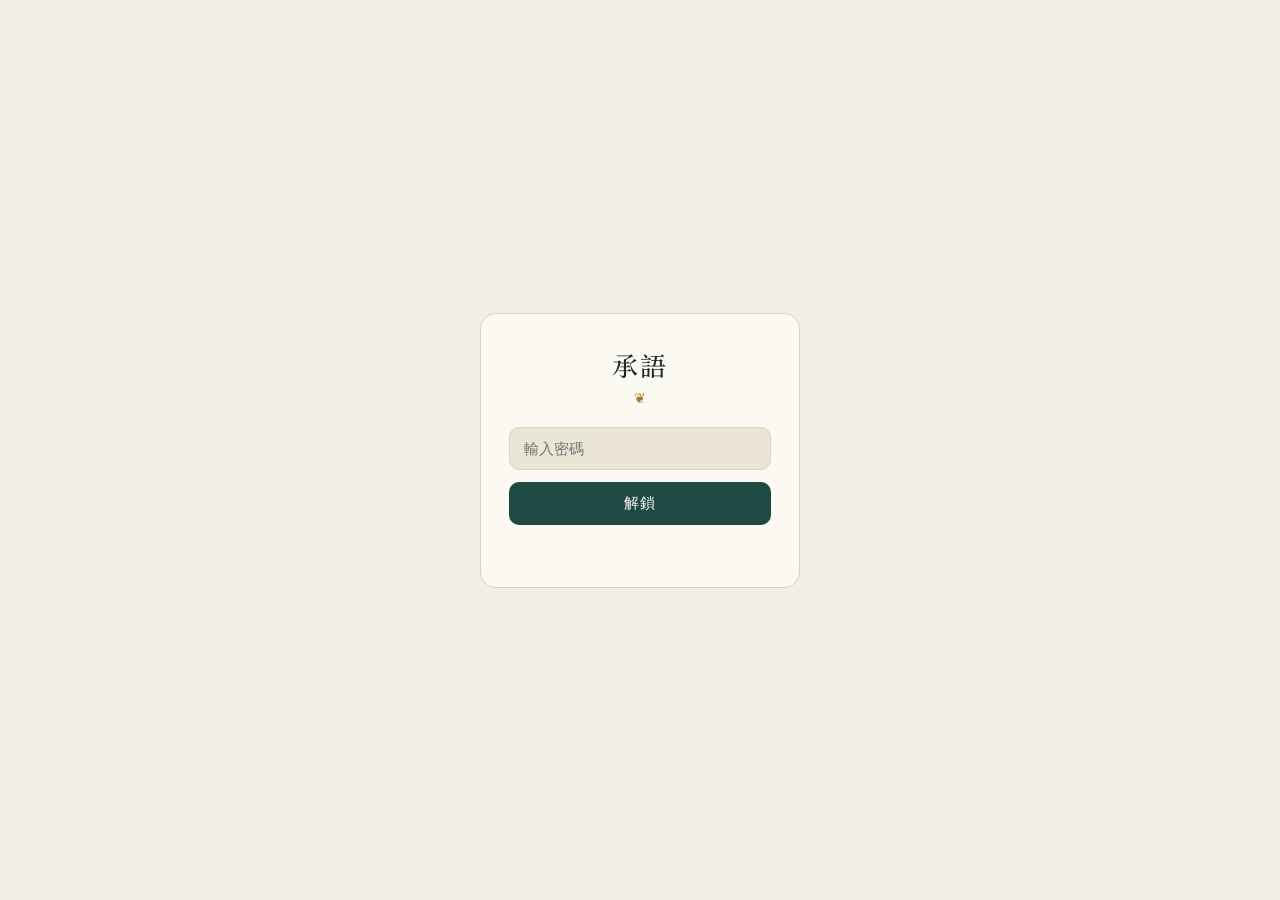
<file: index.html>
<!DOCTYPE html>
<html lang="zh-Hant">
<head>
<meta charset="UTF-8">
<meta name="viewport" content="width=device-width, initial-scale=1.0, viewport-fit=cover">
<meta name="apple-mobile-web-app-capable" content="yes">
<meta name="mobile-web-app-capable" content="yes">
<meta name="apple-mobile-web-app-title" content="承語">
<meta name="apple-mobile-web-app-status-bar-style" content="default">
<meta name="theme-color" content="#f2eee4" media="(prefers-color-scheme: light)">
<meta name="theme-color" content="#10171a" media="(prefers-color-scheme: dark)">
<link rel="apple-touch-icon" href="icons/apple-touch-icon.png">
<link rel="icon" type="image/png" sizes="32x32" href="icons/favicon-32.png">
<link rel="manifest" href="manifest.webmanifest">
<title>承語 · 每日練習</title>
<link rel="preconnect" href="https://fonts.googleapis.com">
<link rel="preconnect" href="https://fonts.gstatic.com" crossorigin>
<link href="https://fonts.googleapis.com/css2?family=Noto+Serif+TC:wght@500;700&display=swap" rel="stylesheet">
<link rel="stylesheet" href="style.css?v=20261011234737">
<link rel="stylesheet" href="lingo.css?v=20261011234737">
</head>
<body class="lingo-home">

  <div id="lockScreen" class="lock-screen">
    <div id="lockLoading" class="lock-card hidden">
      <h1>承語</h1>
      <p>登入中…</p>
    </div>
    <form id="lockForm" class="lock-card">
      <h1>承語</h1>
      <input id="passwordInput" type="password" placeholder="輸入密碼" autocomplete="off" required>
      <button type="submit">解鎖</button>
      <p id="lockError" class="error-text"></p>
    </form>
  </div>

  <div id="app" class="app hidden">
    <main>
      <section id="homeView">
        <header class="app-header">
          <div>
            <h1>承語</h1>
            <p class="progress-line"><span id="todayLine"></span></p>
          </div>
        </header>
        <p id="retestHint" class="lingo-retest hidden"></p>
        <div id="homeCards"></div>
      </section>

      <section id="sessionView" class="hidden">
        <div class="lingo-sbar">
          <button id="exitBtn" type="button" class="ghost-btn" aria-label="回到今日">← 今日</button>
          <span id="sessionTitle" class="lingo-stitle"></span>
          <span id="sessionCount" class="lingo-scount"></span>
        </div>
        <div id="sessionBar" class="lingo-bar lingo-sbar-bar"><i></i></div>

        <section class="card" id="cardSection">
          <div id="cardEmpty" class="empty-hint hidden">還沒有這個語言的內容，先到「內容庫」新增幾張。</div>
          <div id="cardBody" class="hidden">
            <div class="lingo-modes" role="group" aria-label="練習模式">
              <button type="button" class="ghost-btn lingo-mode" data-mode="look">看</button>
              <button type="button" class="ghost-btn lingo-mode" data-mode="recall">背</button>
              <button type="button" class="ghost-btn lingo-mode" data-mode="copy">抄</button>
            </div>

            <div class="lingo-card">
              <p id="cardType" class="lingo-type"></p>
              <p id="cardFront" class="lingo-front"></p>
              <p id="cardReading" class="lingo-reading"></p>
              <div id="speakRow" class="lingo-speak">
                <button id="speakBtn" type="button" class="lingo-speak-btn" aria-label="播放發音">🔊</button>
                <button id="slowBtn" type="button" class="ghost-btn">慢速</button>
                <button id="sentBtn" type="button" class="ghost-btn hidden">整句</button>
              </div>
              <div id="cardBackWrap">
                <p id="cardBack" class="lingo-back"></p>
                <p id="cardNote" class="lingo-note"></p>
              </div>
            </div>

            <details id="quizBox" class="lingo-quiz hidden">
              <summary id="quizSummary">閱讀理解題</summary>
              <div id="quizBody"></div>
              <button id="skipQuizBtn" type="button" class="ghost-btn lingo-skip">不做題，直接看翻譯</button>
            </details>

            <div id="recallBox" class="lingo-copy hidden">
              <textarea id="recallInput" rows="2" placeholder="看中文，打出外文（日文可打羅馬拼音）" autocomplete="off" spellcheck="false"></textarea>
              <p id="recallResult" class="lingo-copy-result"></p>
            </div>

            <div id="copyBox" class="lingo-copy hidden">
              <button id="dictBtn" type="button" class="ghost-btn lingo-dict">聽寫：只聽不看</button>
              <textarea id="copyInput" rows="3" placeholder="照著抄一遍（日文也可以直接打羅馬拼音）" autocomplete="off" spellcheck="false"></textarea>
              <p id="copyResult" class="lingo-copy-result"></p>
            </div>

            <label id="masteredWrap" class="lingo-mastered hidden">
              <input id="masteredCheck" type="checkbox"> 我完全記得這張了，之後不用再出現
            </label>

            <a id="printLink" class="lingo-print-link hidden" href="copybook.html">🖨️ 印這一行的描紅字帖（要接印表機才需要）</a>
          </div>
        </section>

        <div id="actionsBar" class="lingo-actions-bar hidden">
          <button id="revealBtn" type="button" class="hidden">顯示答案</button>
          <div id="ratingBox" class="lingo-rating hidden">
            <p class="lingo-rating-q">剛剛想起來了嗎？</p>
            <div class="lingo-rating-row">
              <button type="button" class="ghost-btn" data-rate="forgot">忘了</button>
              <button type="button" class="ghost-btn" data-rate="fuzzy">模糊</button>
              <button type="button" data-rate="good">記得</button>
            </div>
          </div>
          <button id="doneBtn" type="button" class="lingo-hold" aria-label="按住標記為已讀">
            <span class="hold-fill"></span>
            <span class="hold-label"><span class="hold-icon" aria-hidden="true">✓</span><span id="doneText">按住標記為已讀</span></span>
          </button>
          <div id="navBox" class="lingo-nav">
            <button id="prevBtn" type="button" class="ghost-btn">← 上一張</button>
            <button id="nextBtn" type="button" class="ghost-btn">下一張 →</button>
          </div>
        </div>
      </section>

      <section id="statsView" class="hidden">
        <section class="card">
          <h2>統計</h2>
          <div id="statsBody"><p class="lingo-goal-line">讀取中…</p></div>
        </section>
      </section>

      <section id="libraryView" class="hidden">
        <section class="card">
          <h2>內容庫（新增單字、例句、短文）</h2>
          <form id="addForm" class="lingo-form">
            <label>語言
              <select id="addLang">
                <option value="en">English</option>
                <option value="ja">日本語</option>
              </select>
            </label>
            <label>類型
              <select id="addType">
                <option value="word">單字</option>
                <option value="sentence">例句</option>
                <option value="passage">短文</option>
              </select>
            </label>
            <label>正面（要記的內容）
              <textarea id="addFront" rows="2" required></textarea>
            </label>
            <label>讀音（日文假名／英文音標，可空白）
              <input id="addReading" type="text" autocomplete="off">
            </label>
            <label>意思（中文）
              <textarea id="addBack" rows="2" required></textarea>
            </label>
            <label>備註（可空白）
              <input id="addNote" type="text" autocomplete="off">
            </label>
            <button type="submit">新增</button>
          </form>
          <ul id="cardList" class="lingo-list"></ul>
        </section>
        <section class="card">
          <button id="logoutBtn" class="ghost-btn">登出</button>
        </section>
      </section>
    </main>

    <p id="statusLine" class="status-line"></p>

    <nav id="tabBar" class="lingo-tabbar" aria-label="主選單">
      <button type="button" data-view="home"><span aria-hidden="true">🏠</span>今日</button>
      <button type="button" data-view="stats"><span aria-hidden="true">📊</span>統計</button>
      <button type="button" data-view="library"><span aria-hidden="true">📚</span>內容庫</button>
      <a href="placement.html"><span aria-hidden="true">📝</span>小考</a>
      <a href="copybook.html"><span aria-hidden="true">✍️</span>字帖</a>
    </nav>
  </div>

  <div id="toast" class="toast hidden"></div>

  <div id="dialogModal" class="modal-overlay hidden">
    <div class="modal-card dialog-card">
      <p id="dialogMessage"></p>
      <div class="dialog-actions">
        <button id="dialogCancelBtn" class="ghost-btn" type="button">取消</button>
        <button id="dialogOkBtn" type="button">確定</button>
      </div>
    </div>
  </div>

  <script src="shared.js?v=20261011234737"></script>
  <script src="lingo.js?v=20261011234737"></script>
</body>
</html>
</file>
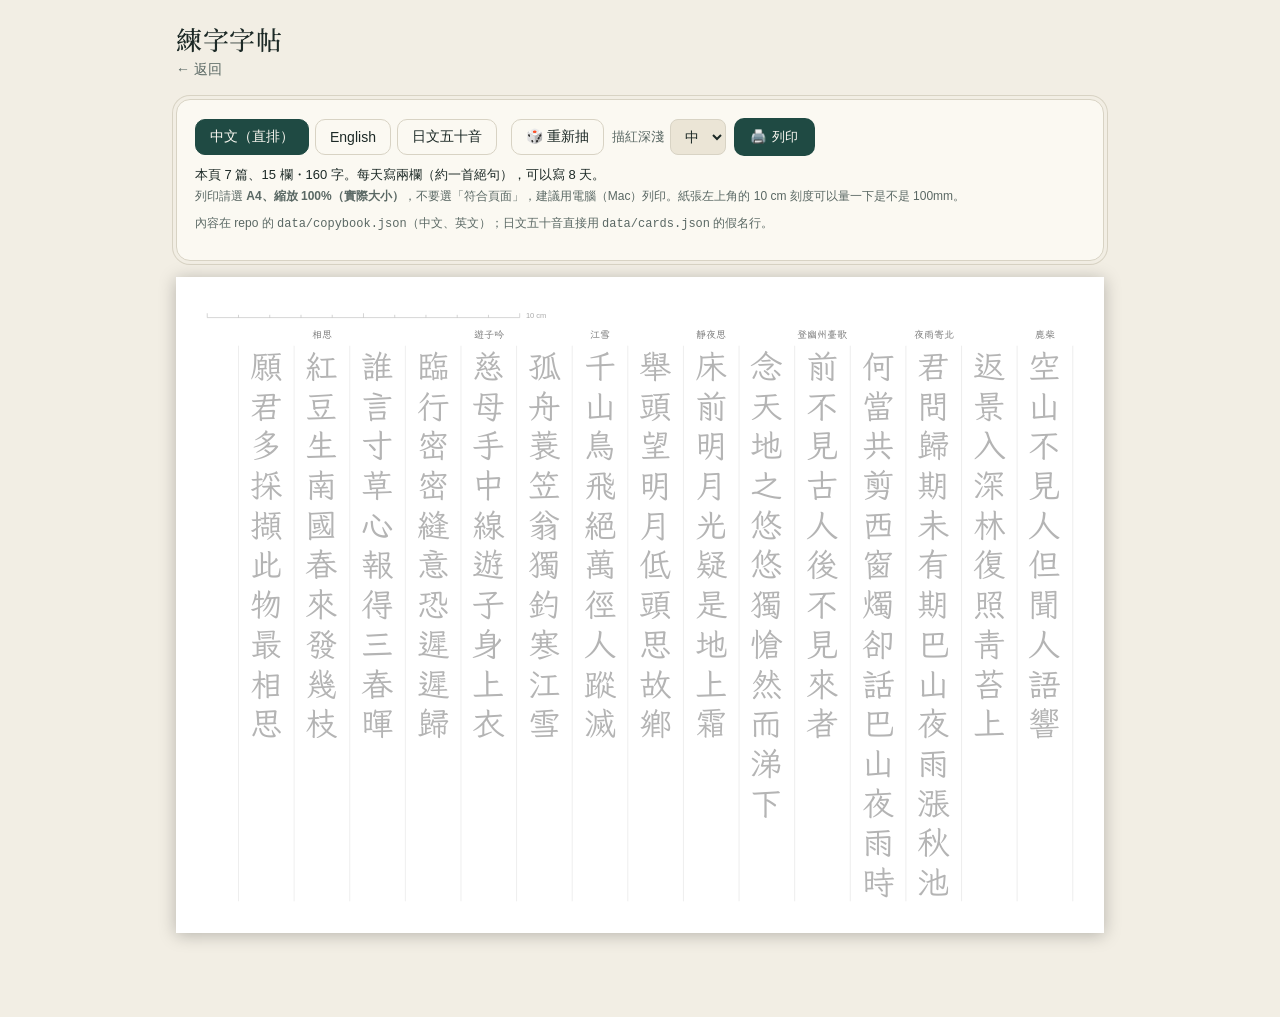
<file: copybook.html>
<!DOCTYPE html>
<html lang="zh-Hant">
<head>
<meta charset="UTF-8">
<meta name="viewport" content="width=device-width, initial-scale=1.0, viewport-fit=cover">
<meta name="apple-mobile-web-app-capable" content="yes">
<meta name="mobile-web-app-capable" content="yes">
<meta name="apple-mobile-web-app-title" content="承語">
<meta name="apple-mobile-web-app-status-bar-style" content="default">
<meta name="theme-color" content="#f2eee4" media="(prefers-color-scheme: light)">
<meta name="theme-color" content="#10171a" media="(prefers-color-scheme: dark)">
<link rel="apple-touch-icon" href="icons/apple-touch-icon.png">
<link rel="icon" type="image/png" sizes="32x32" href="icons/favicon-32.png">
<link rel="manifest" href="manifest.webmanifest">
<title>練字字帖 · 承語</title>
<link rel="preconnect" href="https://fonts.googleapis.com">
<link rel="preconnect" href="https://fonts.gstatic.com" crossorigin>
<link href="https://fonts.googleapis.com/css2?family=Noto+Serif+TC:wght@500;700&display=swap" rel="stylesheet">
<link rel="stylesheet" href="style.css?v=20261011234737">
<link rel="stylesheet" href="lingo.css?v=20261011234737">
<style id="pageStyle"></style>
</head>
<body>

  <div id="app" class="app">
    <header class="app-header no-print">
      <div>
        <h1>練字字帖</h1>
        <p class="progress-line"><a href="index.html" class="back-link">← 返回</a></p>
      </div>
    </header>

    <main class="practice-main">
      <section class="card practice-controls no-print">
        <div class="practice-row">
          <div class="practice-tabs" role="group" aria-label="語言">
            <button type="button" class="ghost-btn practice-lang" data-lang="zh">中文（直排）</button>
            <button type="button" class="ghost-btn practice-lang" data-lang="en">English</button>
            <button type="button" class="ghost-btn practice-lang" data-lang="ja">日文五十音</button>
          </div>
          <button id="practiceShuffle" type="button" class="ghost-btn">🎲 重新抽</button>
          <label id="jaStartWrap" class="practice-gray hidden">從
            <select id="jaStart"></select>
          </label>
          <label class="practice-gray">描紅深淺
            <select id="optGray">
              <option value="light">淡</option>
              <option value="medium">中</option>
              <option value="dark">深</option>
            </select>
          </label>
          <button id="practicePrint" type="button">🖨️ 列印</button>
        </div>

        <p id="practiceInfo" class="practice-info"></p>
        <p class="practice-tip">列印請選 <b>A4、縮放 100%（實際大小）</b>，不要選「符合頁面」，建議用電腦（Mac）列印。紙張左上角的 10 cm 刻度可以量一下是不是 100mm。</p>
        <p class="practice-tip">內容在 repo 的 <code>data/copybook.json</code>（中文、英文）；日文五十音直接用 <code>data/cards.json</code> 的假名行。</p>
      </section>

      <section class="practice-preview">
        <div id="sheetHost" class="sheet-host"></div>
        <p id="practiceEmpty" class="empty-hint hidden no-print">還沒有內容。</p>
      </section>
    </main>

    <p id="statusLine" class="status-line no-print"></p>
  </div>

  <script src="copybook-layout.js?v=20261011234737"></script>
  <script src="copybook.js?v=20261011234737"></script>
</body>
</html>
</file>
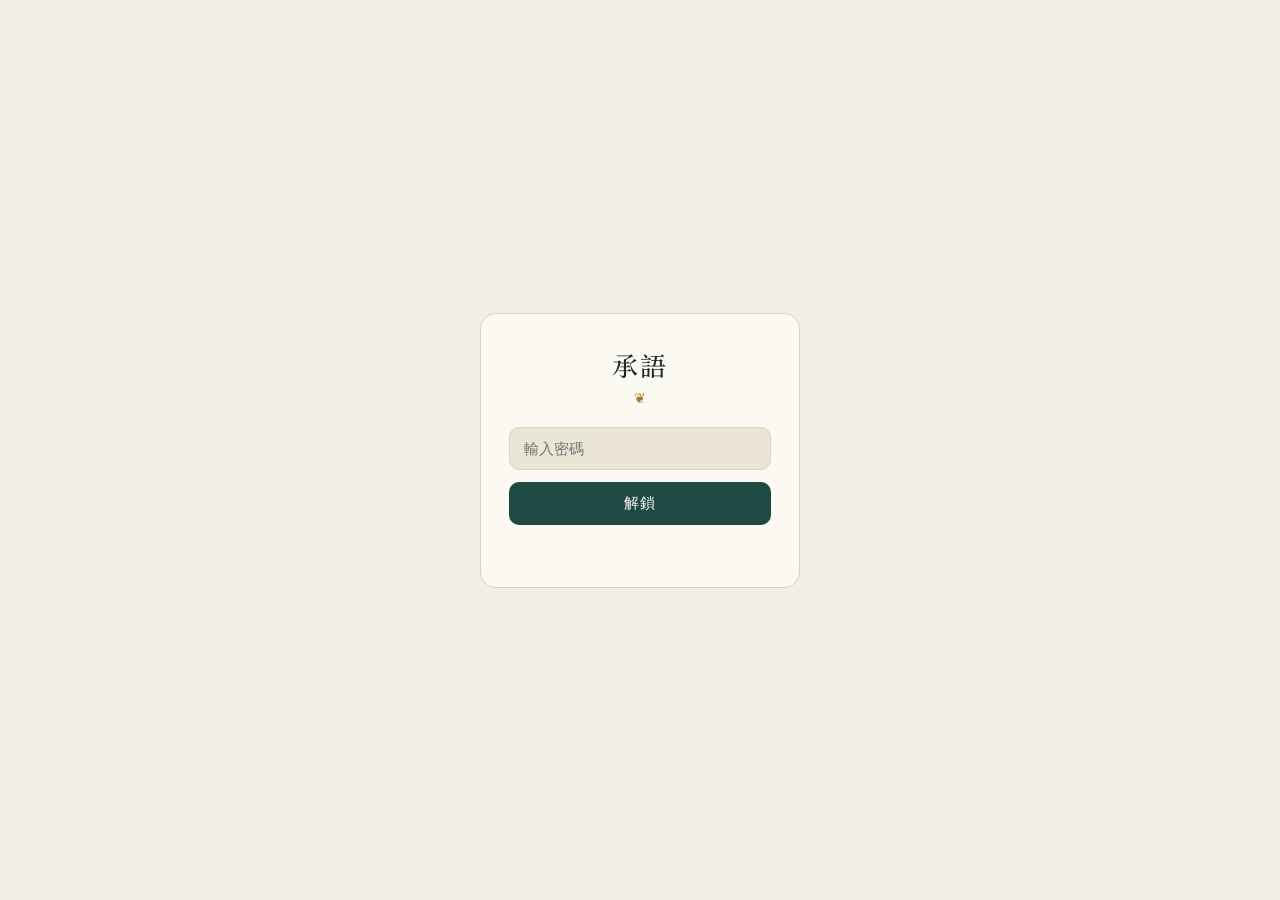
<file: placement.html>
<!DOCTYPE html>
<html lang="zh-Hant">
<head>
<meta charset="UTF-8">
<meta name="viewport" content="width=device-width, initial-scale=1.0, viewport-fit=cover">
<meta name="apple-mobile-web-app-capable" content="yes">
<meta name="mobile-web-app-capable" content="yes">
<meta name="apple-mobile-web-app-title" content="承語">
<meta name="apple-mobile-web-app-status-bar-style" content="default">
<meta name="theme-color" content="#f2eee4" media="(prefers-color-scheme: light)">
<meta name="theme-color" content="#10171a" media="(prefers-color-scheme: dark)">
<link rel="apple-touch-icon" href="icons/apple-touch-icon.png">
<link rel="icon" type="image/png" sizes="32x32" href="icons/favicon-32.png">
<link rel="manifest" href="manifest.webmanifest">
<title>程度小考 · 承語</title>
<link rel="preconnect" href="https://fonts.googleapis.com">
<link rel="preconnect" href="https://fonts.gstatic.com" crossorigin>
<link href="https://fonts.googleapis.com/css2?family=Noto+Serif+TC:wght@500;700&display=swap" rel="stylesheet">
<link rel="stylesheet" href="style.css?v=20261011234737">
<link rel="stylesheet" href="lingo.css?v=20261011234737">
</head>
<body>

  <div id="lockScreen" class="lock-screen">
    <div id="lockLoading" class="lock-card hidden">
      <h1>承語</h1>
      <p>登入中…</p>
    </div>
    <form id="lockForm" class="lock-card">
      <h1>承語</h1>
      <input id="passwordInput" type="password" placeholder="輸入密碼" autocomplete="off" required>
      <button type="submit">解鎖</button>
      <p id="lockError" class="error-text"></p>
    </form>
  </div>

  <div id="app" class="app hidden">
    <header class="app-header">
      <div>
        <h1>程度小考</h1>
        <p class="progress-line"><a href="index.html" class="back-link">← 返回</a></p>
      </div>
      <div class="header-actions">
        <button id="logoutBtn" class="ghost-btn">登出</button>
      </div>
    </header>

    <main>
      <div class="lingo-tabs" role="group" aria-label="語言">
        <button type="button" class="ghost-btn placement-lang" data-lang="en">English</button>
        <button type="button" class="ghost-btn placement-lang" data-lang="ja">日本語</button>
      </div>

      <section id="startBox" class="card">
        <p id="startLead" class="placement-lead"></p>
        <button id="startBtn" type="button">開始</button>
        <div id="historyBox"></div>
        <details class="placement-guide" id="guideStart"><summary>等級是什麼意思？</summary><div id="guideStartBody"></div></details>
      </section>

      <section id="quizBox" class="card hidden">
        <div class="placement-bar"><div id="barFill"></div></div>
        <p id="progressText" class="placement-progress"></p>
        <p id="questionText" class="placement-q"></p>
        <div id="optionList" class="placement-options"></div>
        <button id="unsureBtn" type="button" class="ghost-btn">我不確定</button>
      </section>

      <section id="resultBox" class="card hidden">
        <p class="placement-level-label">你的程度大約是</p>
        <p id="levelBig" class="placement-level"></p>
        <p id="levelHint" class="placement-hint"></p>
        <div id="skillRows" class="placement-skills"></div>
        <div id="bandTable"></div>
        <details class="placement-guide" id="guideResult"><summary>這個等級是什麼意思？</summary><div id="guideResultBody"></div></details>
        <p id="commentText" class="placement-comment"></p>
        <label class="placement-note">備註（選填，例如這次的狀況）
          <textarea id="noteInput" rows="2" maxlength="500"></textarea>
        </label>
        <div class="placement-save">
          <button id="saveNoteBtn" type="button" class="ghost-btn">儲存備註</button>
          <span id="saveStatus"></span>
        </div>
        <details id="wrongBox" class="placement-wrong"><summary id="wrongSummary"></summary><div id="wrongList"></div></details>
        <p class="placement-tip">這是粗略的估計，不是正式檢定。每隔幾週到幾個月再考一次，就能看到自己的進步。</p>
        <button id="againBtn" type="button" class="ghost-btn">回到小考首頁</button>
      </section>
    </main>

    <p id="statusLine" class="status-line"></p>
  </div>

  <div id="toast" class="toast hidden"></div>

  <div id="dialogModal" class="modal-overlay hidden">
    <div class="modal-card dialog-card">
      <p id="dialogMessage"></p>
      <div class="dialog-actions">
        <button id="dialogCancelBtn" class="ghost-btn" type="button">取消</button>
        <button id="dialogOkBtn" type="button">確定</button>
      </div>
    </div>
  </div>

  <script src="shared.js?v=20261011234737"></script>
  <script src="placement-score.js?v=20261011234737"></script>
  <script src="placement.js?v=20261011234737"></script>
</body>
</html>
</file>
<file: style.css>
/* ====== 色票：墨綠・黃銅（日間／夜間各一組；承日常是藏青・黃銅，這裡只換主色與底色的色相，黃銅與磚紅沿用）======
   換色只要改這裡；元件樣式都吃這些變數。--on-accent 是放在主色（墨綠）上的文字色。
   健康燈號（--status-*）是醫學語意、血壓圖系列色（--series-*）要彼此好分辨，不跟著主題走。 */
:root {
  --bg: #f2eee4;
  --card-bg: #fbf9f2;
  --input-bg: #ebe5d6;
  --text: #1c2926;
  --text-dim: #5a6864;
  --accent: #1f4a43;
  --accent-soft: #e3ece8;
  --on-accent: #fbf9f2;
  --border: #d8d3c4;
  --danger: #b93a2b;
  --success-bg: #dcebe3;
  --success-text: #1f5a44;
  --brass: #a47a28;
  --brass-text: #8a6620;
  --pop: #c4533b;
  --ok: #1f5a44;
  --font-serif: "Noto Serif TC", "Songti TC", "STSong", "Noto Serif CJK TC", serif;
  --series-systolic: #2b5fa8;
  --series-diastolic: #c4533b;
  --series-pulse: #1f7a5c;
  --status-good: #0ca30c;
  --status-warning: #fab219;
  --status-serious: #ec835a;
  --status-critical: #d03b3b;
}

@media (prefers-color-scheme: dark) {
  :root {
    --bg: #10171a;
    --card-bg: #162024;
    --input-bg: #1d2b2a;
    --text: #e8e6de;
    --text-dim: #9aa8a5;
    --accent: #7fb8a8;
    --accent-soft: #1b2e2c;
    --on-accent: #10171a;
    --border: #2b3a38;
    --danger: #e88b91;
    --success-bg: #163b2c;
    --success-text: #8cd3b4;
    --brass: #d4a94e;
    --brass-text: #d4a94e;
    --pop: #e27a62;
    --ok: #5bb394;
    --series-systolic: #7c9be0;
    --series-diastolic: #e27a62;
    --series-pulse: #5bb394;
    --status-good: #0ca30c;
    --status-warning: #fab219;
    --status-serious: #ec835a;
    --status-critical: #d03b3b;
  }
}

* { box-sizing: border-box; }

body {
  margin: 0;
  font-family: -apple-system, "PingFang TC", "Noto Sans TC", sans-serif;
  background: var(--bg);
  color: var(--text);
}

.hidden { display: none !important; }

/* Lock screen */
.lock-screen {
  min-height: 100vh;
  display: flex;
  align-items: center;
  justify-content: center;
  padding: 16px;
}

.lock-card {
  background: var(--card-bg);
  border: 1px solid var(--border);
  border-radius: 16px;
  padding: 32px 28px;
  width: 100%;
  max-width: 320px;
  text-align: center;
  display: flex;
  flex-direction: column;
  gap: 12px;
}

.lock-card h1 { margin: 0 0 8px; font-size: 22px; }

.lock-card input {
  padding: 12px 14px;
  border-radius: 10px;
  border: 1px solid var(--border);
  background: var(--input-bg);
  color: var(--text);
  font-size: 15px;
}

.lock-card button {
  padding: 12px;
  border: none;
  border-radius: 10px;
  background: var(--accent);
  color: var(--on-accent);
  font-size: 15px;
  cursor: pointer;
}

.lock-card button:disabled {
  background: var(--border);
  color: var(--text-dim);
  cursor: not-allowed;
}

.error-text {
  color: var(--danger);
  font-size: 13px;
  min-height: 18px;
  margin: 0;
}

/* App shell */
.app {
  max-width: 960px;
  margin: 0 auto;
  padding: 20px 16px 60px;
}

.app-header {
  display: flex;
  justify-content: space-between;
  align-items: flex-start;
  margin-bottom: 20px;
}

.app-header h1 { margin: 0; font-size: 24px; letter-spacing: -0.01em; }

.header-actions {
  display: flex;
  align-items: center;
  gap: 8px;
}

.progress-line {
  margin: 4px 0 0;
  color: var(--text-dim);
  font-size: 14px;
}

.ghost-btn {
  background: none;
  border: 1px solid var(--border);
  color: var(--text);
  padding: 8px 14px;
  border-radius: 10px;
  cursor: pointer;
  font-size: 14px;
  white-space: nowrap;
  display: inline-flex;
  align-items: center;
  justify-content: center;
}

a.ghost-btn {
  text-decoration: none;
  box-sizing: border-box;
}

.grid {
  display: grid;
  grid-template-columns: 1fr;
  gap: 16px;
}

@media (min-width: 760px) {
  .grid {
    grid-template-columns: 1fr 1fr;
  }
  .calendar-card { grid-column: span 2; }
  .pet-expense-card { grid-column: span 2; }
}

.card {
  background: var(--card-bg);
  border: 1px solid transparent;
  border-radius: 18px;
  padding: 18px;
  box-shadow: 0 1px 2px rgba(40, 30, 10, 0.04), 0 6px 16px rgba(40, 30, 10, 0.06);
}

.card h2 {
  margin: 0 0 12px;
  font-size: 16px;
  letter-spacing: -0.01em;
  display: flex;
  align-items: center;
  gap: 8px;
}

#selectedDateLabel, #selectedDateLabel2, #selectedDateLabel3 {
  font-size: 13px;
  font-weight: 400;
  color: var(--text-dim);
}

.sub-heading {
  margin: 16px 0 8px;
  font-size: 12px;
  font-weight: 600;
  color: var(--text-dim);
  text-transform: uppercase;
  letter-spacing: 0.04em;
}

.sub-heading:first-of-type { margin-top: 0; }

.checkbox-label {
  display: flex;
  align-items: center;
  gap: 6px;
  font-size: 13px;
  color: var(--text-dim);
  padding: 0 4px;
}

.item-row.clickable { cursor: pointer; }

.inline-form {
  display: flex;
  gap: 8px;
  margin-bottom: 12px;
}

.inline-form input[type="text"] {
  flex: 1;
  padding: 10px 12px;
  border-radius: 8px;
  border: 1px solid var(--border);
  background: var(--input-bg);
  color: var(--text);
}

.entry-form {
  display: flex;
  flex-wrap: wrap;
  gap: 8px;
  margin-bottom: 12px;
}

.entry-form input,
.entry-form select,
.pet-expense-card select {
  padding: 10px;
  border-radius: 8px;
  border: 1px solid var(--border);
  background: var(--input-bg);
  color: var(--text);
  font-size: 14px;
}

.entry-form button,
.inline-form button {
  padding: 10px 16px;
  border: none;
  border-radius: 10px;
  background: var(--accent);
  color: var(--on-accent);
  font-weight: 600;
  cursor: pointer;
}

.entry-form button:disabled,
.inline-form button:disabled {
  background: var(--border);
  color: var(--text-dim);
  cursor: not-allowed;
}

#eventDate { flex: 1 1 140px; }
#eventOwner { flex: 0 1 90px; }
#eventTitle { flex: 2 1 140px; }
#eventNote { flex: 2 1 160px; }

.entry-form-rows {
  flex-direction: column;
}

.form-row {
  display: flex;
  flex-wrap: wrap;
  gap: 8px;
  width: 100%;
}

#recurringOwner { flex: 0 1 90px; }
#recurringTitle { flex: 2 1 140px; }
#recurringFrequency { flex: 0 1 80px; }
#recurringDayOfWeek { flex: 0 1 90px; }
#recurringDayOfMonth { flex: 0 1 80px; }
#recurringNote { flex: 2 1 160px; }

.muted {
  font-size: 13px;
  font-weight: 400;
  color: var(--text-dim);
}

.owner-badge {
  font-size: 11px;
  padding: 2px 7px;
  border-radius: 8px;
  background: var(--accent-soft);
  color: var(--accent);
}

.item-list {
  list-style: none;
  margin: 0;
  padding: 0;
  display: flex;
  flex-direction: column;
  gap: 8px;
}

.item-row {
  display: flex;
  align-items: center;
  flex-wrap: wrap;
  gap: 10px;
  padding: 10px 12px;
  border-radius: 10px;
  background: var(--bg);
  transition: background 0.15s;
}

.item-meta-row {
  flex-basis: 100%;
  display: flex;
  align-items: center;
  gap: 8px;
}

.item-row.done .item-text {
  text-decoration: line-through;
  color: var(--text-dim);
}

.item-text { flex: 1; font-size: 14px; }

.item-time {
  font-size: 12px;
  color: var(--text-dim);
  min-width: 44px;
}

.delete-btn {
  background: none;
  border: none;
  color: var(--text-dim);
  cursor: pointer;
  font-size: 16px;
  line-height: 1;
}

.empty-hint {
  color: var(--text-dim);
  font-size: 13px;
  padding: 8px 0;
}

/* Calendar */
.calendar-nav {
  display: flex;
  align-items: center;
  justify-content: space-between;
  margin-bottom: 10px;
}

.calendar-nav-center {
  display: flex;
  align-items: center;
  gap: 8px;
}

.calendar-nav-spacer {
  visibility: hidden;
  pointer-events: none;
}

.calendar-nav h2 { margin: 0; white-space: nowrap; }

.calendar-grid {
  display: grid;
  grid-template-columns: repeat(7, 1fr);
  gap: 3px;
  max-width: 320px;
  margin: 0 auto;
}

.calendar-cell {
  aspect-ratio: 1;
  border-radius: 6px;
  display: flex;
  flex-direction: column;
  align-items: center;
  justify-content: center;
  font-size: 12px;
  cursor: pointer;
  background: var(--bg);
  border: 1px solid transparent;
  position: relative;
}

.calendar-cell.empty { visibility: hidden; cursor: default; }
.calendar-cell.today { border-color: var(--accent); }
.calendar-cell.selected { background: var(--accent-soft); }

.dot-row {
  display: flex;
  gap: 2px;
  margin-top: 3px;
}

.dot-row .dot { margin-top: 0; }

.calendar-cell .dot {
  width: 5px;
  height: 5px;
  border-radius: 50%;
  background: var(--accent);
  margin-top: 3px;
}

.calendar-cell .dot.dot-recurring {
  border: 1.2px solid;
  box-sizing: border-box;
}

.calendar-weekday {
  text-align: center;
  font-size: 11px;
  color: var(--text-dim);
  padding-bottom: 4px;
}

.status-line {
  text-align: center;
  color: var(--text-dim);
  font-size: 12px;
  margin-top: 24px;
}

.toast {
  position: fixed;
  left: 50%;
  top: 20px;
  transform: translateX(-50%) translateY(-8px);
  background: var(--success-bg);
  color: var(--success-text);
  padding: 10px 20px;
  border-radius: 999px;
  font-size: 14px;
  font-weight: 600;
  box-shadow: 0 8px 24px rgba(0, 0, 0, 0.25);
  opacity: 0;
  transition: opacity 0.2s ease, transform 0.2s ease;
  pointer-events: none;
  z-index: 100;
}

/* 錯誤提示：紅色、可多行、比成功提示停留更久（見 shared.js 的 setStatus） */
.toast.toast-error {
  background: var(--danger);
  color: #fff;
  border-radius: 14px;
  max-width: calc(100vw - 32px);
  width: max-content;
  text-align: center;
  line-height: 1.4;
}

.toast.show {
  opacity: 1;
  transform: translateX(-50%) translateY(0);
}

.modal-overlay {
  position: fixed;
  inset: 0;
  background: rgba(0, 0, 0, 0.5);
  display: flex;
  align-items: center;
  justify-content: center;
  padding: 16px;
  z-index: 200;
}

.modal-card {
  background: var(--card-bg);
  border: 1px solid var(--border);
  border-radius: 16px;
  padding: 20px;
  width: 100%;
  max-width: 400px;
  max-height: 80vh;
  overflow-y: auto;
}

.modal-header {
  display: flex;
  justify-content: space-between;
  align-items: center;
  margin-bottom: 12px;
}

.modal-header h2 { margin: 0; font-size: 18px; }

.dialog-card { max-width: 320px; }

#dialogMessage { margin: 0 0 12px; }

.dialog-card input {
  width: 100%;
  padding: 10px;
  border-radius: 8px;
  border: 1px solid var(--border);
  background: var(--input-bg);
  color: var(--text);
  margin-bottom: 12px;
  box-sizing: border-box;
}

.dialog-actions {
  display: flex;
  justify-content: flex-end;
  gap: 8px;
}

.event-shopping-btn {
  background: none;
  border: none;
  cursor: pointer;
  font-size: 14px;
  line-height: 1;
}

.item-row.recurring-row .item-text::before {
  content: "🔁 ";
}

/* 健康記錄（血壓）頁面 */
.back-link {
  color: var(--text-dim);
  text-decoration: none;
}

.back-link:hover {
  text-decoration: underline;
}

.bp-chart-controls {
  display: flex;
  flex-wrap: wrap;
  align-items: center;
  gap: 12px;
  margin: 10px 0;
}

.bp-chart-controls select {
  padding: 8px 10px;
  border-radius: 8px;
  border: 1px solid var(--border);
  background: var(--input-bg);
  color: var(--text);
}

.bp-alert {
  margin: 0 0 12px;
  padding: 10px 14px;
  border-radius: 10px;
  font-size: 14px;
}

.bp-alert-warning { background: color-mix(in srgb, var(--status-warning) 20%, var(--card-bg)); }
.bp-alert-serious { background: color-mix(in srgb, var(--status-serious) 22%, var(--card-bg)); }
.bp-alert-critical { background: color-mix(in srgb, var(--status-critical) 25%, var(--card-bg)); color: #fff; }

.bp-stats-row {
  display: grid;
  grid-template-columns: repeat(auto-fit, minmax(90px, 1fr));
  gap: 8px;
  margin-bottom: 12px;
}

.bp-stat-tile {
  background: var(--bg);
  border-radius: 10px;
  padding: 10px;
  text-align: center;
}

.bp-stat-value {
  font-size: 18px;
  font-weight: 600;
}

.bp-stat-label {
  font-size: 12px;
  color: var(--text-dim);
  margin-top: 2px;
}

.bp-svg {
  width: 100%;
  height: auto;
  display: block;
}

.bp-svg-small {
  margin-top: 6px;
}

.bp-band { opacity: 0.12; }
.bp-band-good { fill: var(--status-good); }
.bp-band-warning { fill: var(--status-warning); }
.bp-band-serious { fill: var(--status-serious); }
.bp-band-critical { fill: var(--status-critical); }

.bp-band-label {
  font-size: 9px;
  fill: var(--text-dim);
}

.bp-grid { stroke: var(--border); stroke-width: 1; }

.bp-axis-label {
  font-size: 10px;
  fill: var(--text-dim);
}

.bp-legend {
  display: flex;
  flex-wrap: wrap;
  gap: 12px;
  font-size: 12px;
  color: var(--text-dim);
  margin-bottom: 4px;
}

.bp-legend-item {
  display: flex;
  align-items: center;
  gap: 5px;
}

.bp-legend-dot {
  width: 9px;
  height: 9px;
  border-radius: 50%;
  display: inline-block;
}

.bp-list-header {
  display: flex;
  align-items: center;
  justify-content: space-between;
  margin-top: 16px;
}

.bp-list-header select {
  padding: 6px 8px;
  border-radius: 8px;
  border: 1px solid var(--border);
  background: var(--input-bg);
  color: var(--text);
}

.item-row.pending { opacity: 0.6; }

/* 血壓頁：新增卡片在最上面（窄版優先看到），量測紀錄獨立一張卡片放最下面 */
@media (min-width: 760px) {
  .grid.dense { grid-auto-flow: row dense; }
  .new-bp-card { grid-column: 2; }
  .bp-chart-card { grid-column: 1; }
  .bp-list-card { grid-column: span 2; }
}

/* 信用卡頁：待繳款卡片最上面，窄版新增表單緊接著；量測/帳單紀錄獨立卡片放最下面 */
.bill-unpaid-card.has-overdue { border-color: var(--status-critical); }
.bill-unpaid-card h2 { margin-top: 0; }
.bill-overdue {
  color: var(--status-critical);
  font-weight: 600;
  background: color-mix(in srgb, var(--status-critical) 14%, var(--card-bg));
}
.bill-unpaid-card .bill-overdue .item-text,
.bill-unpaid-card .bill-overdue .item-time { color: var(--status-critical); }
@media (min-width: 760px) {
  .bill-unpaid-card { grid-column: span 2; }
  .bill-list-card { grid-column: span 2; }
}

/* 帳單列：金額文字不要被擠成多行，空間不夠時整個項目換到下一行 */
.bill-row .item-text { flex: 0 0 auto; white-space: nowrap; }
.bill-row .item-time { white-space: nowrap; }

.streak-badge { cursor: pointer; user-select: none; }
.streak-detail {
  flex-basis: 100%;
  font-size: 12px;
  color: var(--text-dim);
  padding-left: 28px;
}

/* 確認/輸入彈窗的「確定」按鈕：跟站內其他主要按鈕同一個樣式（原本是瀏覽器預設灰色） */
.dialog-actions button:not(.ghost-btn) {
  padding: 8px 18px;
  border: none;
  border-radius: 10px;
  background: var(--accent);
  color: var(--on-accent);
  font-size: 14px;
  font-weight: 600;
  cursor: pointer;
}
.dialog-card input:focus { outline: 2px solid var(--accent); outline-offset: 0; }

/* 清單（購物/想法）彈窗 */
.list-tabs { display: flex; gap: 8px; margin-bottom: 12px; }
.list-tab {
  flex: 1;
  padding: 8px;
  border: 1px solid var(--border);
  border-radius: 10px;
  background: none;
  color: var(--text-dim);
  font-size: 14px;
  cursor: pointer;
}
.list-tab.active { background: var(--accent); border-color: var(--accent); color: var(--on-accent); font-weight: 600; }
.inline-form textarea {
  flex: 1;
  min-width: 0;
  padding: 10px;
  border-radius: 8px;
  border: 1px solid var(--border);
  background: var(--input-bg);
  color: var(--text);
  font: inherit;
  resize: vertical;
  box-sizing: border-box;
}
#shoppingList .item-text { white-space: pre-wrap; word-break: break-word; }
/* 想法可能很長：預設只顯示 3 行，點一下展開 */
#shoppingList .item-text.clamp {
  display: -webkit-box;
  -webkit-line-clamp: 3;
  -webkit-box-orient: vertical;
  overflow: hidden;
  cursor: pointer;
}
.clear-done-btn { margin-top: 12px; width: 100%; }

/* 清單裡已勾選的項目靠「清除已完成」統一清掉，不需要單獨的 ✕ */
#shoppingList .item-row.done .delete-btn { display: none; }

#dialogMessage { white-space: pre-wrap; word-break: break-all; }

/* 循環行程截止日 */
.recurring-end-label { gap: 8px; }
.item-row.recurring-ended { opacity: 0.55; }

/* ====== 健康頁：分頁、體重、驗血 ====== */
.health-tabs { display: flex; gap: 8px; margin: 0 0 16px; }
.health-tab-btn {
  flex: 1;
  padding: 10px 8px;
  border: 1px solid var(--border);
  border-radius: 12px;
  background: var(--card-bg);
  color: var(--text-dim);
  font-size: 15px;
  cursor: pointer;
}
.health-tab-btn.active { background: var(--accent); border-color: var(--accent); color: var(--on-accent); font-weight: 600; }

@media (min-width: 760px) {
  .health-form-card { grid-column: 2; }
  .health-main-card { grid-column: 1; }
  .health-list-card { grid-column: span 2; }
}

.more-fields { margin: 4px 0; }
.more-fields summary { cursor: pointer; color: var(--text-dim); font-size: 14px; padding: 4px 0 8px; }
.more-fields .form-row { margin-bottom: 8px; }

.health-disclaimer { font-size: 12px; color: var(--text-dim); margin: 16px 0 0; line-height: 1.5; }

/* 分級標籤與文字 */
.level-badge { display: inline-block; margin-top: 4px; font-size: 12px; padding: 2px 8px; border-radius: 999px; background: var(--bg); }
.level-badge.level-good { background: color-mix(in srgb, var(--status-good) 18%, var(--card-bg)); }
.level-badge.level-warning { background: color-mix(in srgb, var(--status-warning) 28%, var(--card-bg)); }
.level-badge.level-serious { background: color-mix(in srgb, var(--status-serious) 28%, var(--card-bg)); }
.level-badge.level-critical { background: color-mix(in srgb, var(--status-critical) 30%, var(--card-bg)); }
.level-text.level-warning { color: #b07a00; }
.level-text.level-serious { color: #c2561f; }
.level-text.level-critical { color: var(--status-critical); font-weight: 600; }
@media (prefers-color-scheme: dark) {
  :root:not([data-theme="light"]) .level-text.level-warning { color: var(--status-warning); }
  :root:not([data-theme="light"]) .level-text.level-serious { color: var(--status-serious); }
}

.tile-delta { font-size: 11px; color: var(--text-dim); margin-top: 2px; }

.body-progress { margin: 0 0 12px; }
.progress-text { font-size: 13px; margin-bottom: 6px; }
.progress-bar { height: 8px; border-radius: 999px; background: var(--bg); overflow: hidden; }
.progress-fill { height: 100%; background: var(--status-good); border-radius: 999px; }

.health-record-row { gap: 8px; }

/* 驗血 */
.lab-group-title { font-size: 13px; font-weight: 600; color: var(--text-dim); margin: 10px 0 6px; }
.lab-form-grid { display: grid; grid-template-columns: repeat(auto-fit, minmax(150px, 1fr)); gap: 8px; }
.lab-field { display: flex; flex-direction: column; gap: 4px; font-size: 12px; color: var(--text-dim); }
.lab-field input { width: 100%; box-sizing: border-box; }

.lab-latest { display: grid; grid-template-columns: repeat(auto-fill, minmax(130px, 1fr)); gap: 8px; margin-bottom: 16px; }
.lab-tile {
  text-align: center;
  background: var(--bg);
  border: 2px solid transparent;
  border-radius: 12px;
  padding: 10px 6px;
  color: var(--text);
  cursor: pointer;
  font: inherit;
}
.lab-tile.selected { border-color: var(--accent); }
.lab-tile-warning { box-shadow: inset 0 0 0 1px var(--status-warning); }
.lab-tile-serious { box-shadow: inset 0 0 0 1px var(--status-serious); }
.lab-tile-critical { box-shadow: inset 0 0 0 1px var(--status-critical); }
.lab-unit { font-size: 11px; font-weight: 400; color: var(--text-dim); }

.lab-block { padding: 10px 0; border-bottom: 1px solid var(--border); }
.lab-block:last-child { border-bottom: none; }
.lab-block-head { display: flex; align-items: center; justify-content: space-between; }
.lab-block-head .sub-heading { margin: 0; }
.lab-chips { display: flex; flex-wrap: wrap; gap: 6px; margin-top: 6px; }
.lab-chip { font-size: 12px; padding: 3px 8px; border-radius: 8px; background: var(--bg); }

.lab-extra-row { display: grid; grid-template-columns: 2fr 1fr 1fr; gap: 6px; margin-bottom: 10px; align-items: center; }
.lab-extra-row .x-name { grid-column: 1 / -1; }
.lab-extra-row .x-low, .lab-extra-row .x-high { grid-column: auto; }
.lab-extra-row .x-remove { justify-self: end; }
.lab-extra-row input { width: 100%; box-sizing: border-box; min-width: 0; }
#labAddExtraBtn { width: 100%; margin-top: 4px; }

.more-fields textarea { width: 100%; box-sizing: border-box; margin: 4px 0 8px; font: inherit; font-size: 12px; padding: 8px; border-radius: 8px; border: 1px solid var(--border); background: var(--input-bg); color: var(--text); }

/* ⓘ 說明（點一下展開/收合） */
.info-btn {
  background: none;
  border: none;
  color: var(--text-dim);
  font-size: 18px;
  cursor: pointer;
  padding: 0 4px;
  vertical-align: middle;
}
.info-box {
  font-size: 12px;
  color: var(--text-dim);
  line-height: 1.6;
  background: var(--bg);
  border-radius: 10px;
  padding: 10px 12px;
  margin: 0 0 12px;
}

/* 驗血趨勢說明 */
.lab-explain { margin-top: 10px; font-size: 13px; line-height: 1.6; }
.explain-head { font-weight: 600; margin-bottom: 6px; }
.explain-line { margin: 4px 0; color: var(--text); }
.explain-line b { color: var(--text-dim); font-weight: 600; }


/* 每週／每月目標：左邊打卡鈕、第二行本期圓點 + 最近 6 期長條 */
.period-row { align-items: center; }
.period-add-btn {
  flex: none;
  width: 24px;
  height: 24px;
  padding: 0;
  border-radius: 50%;
  border: 2px solid var(--accent);
  background: none;
  color: var(--accent);
  font-size: 16px;
  line-height: 1;
  cursor: pointer;
  display: inline-flex;
  align-items: center;
  justify-content: center;
}
.period-add-btn.is-done {
  background: var(--status-good);
  border-color: var(--status-good);
  color: #fff;
  font-size: 14px;
}
.period-meta {
  flex-basis: 100%;
  display: flex;
  align-items: center;
  justify-content: space-between;
  gap: 12px;
  padding-left: 34px; /* 對齊上一行的名稱（打卡鈕寬 24 + 間距 10） */
}
.period-pips { display: flex; flex-wrap: wrap; gap: 5px; }
.period-pips .pip {
  width: 11px;
  height: 11px;
  border-radius: 50%;
  border: 1.5px solid var(--text-dim);
  box-sizing: border-box;
}
.period-pips .pip.on { background: var(--accent); border-color: var(--accent); }
.period-row.done .period-pips .pip.on { background: var(--status-good); border-color: var(--status-good); }
.period-count-text { font-size: 12px; color: var(--text-dim); }
.period-hist { display: flex; align-items: flex-end; gap: 4px; height: 22px; cursor: pointer; }
.period-hist .hb {
  position: relative;
  width: 9px;
  height: 22px;
  border-radius: 2px;
  border: 1px solid var(--border);
  background: var(--card-bg);
  overflow: hidden;
  box-sizing: border-box;
}
.period-hist .hb i { position: absolute; left: 0; right: 0; bottom: 0; background: var(--accent); opacity: 0.55; }
.period-hist .hb.full i { background: var(--status-good); opacity: 1; }
.period-hist .hb.cur { border: 1.5px solid var(--text-dim); }

/* 窄螢幕（手機直立）：標題日期不折行、按鈕列掉到下一行平均分配、行事曆月份不被擠壞 */
@media (max-width: 480px) {
  /* .multi = 標題旁有好幾個按鈕的首頁；健康／帳單頁只有一個登出鈕，維持左右並排 */
  .app-header.multi { flex-wrap: wrap; gap: 12px; align-items: stretch; }
  .app-header.multi > div:first-child { flex: 1 1 100%; }
  .app-header h1 { font-size: clamp(20px, 6vw, 24px); }
  .app-header.multi h1 { white-space: nowrap; }
  .app-header.multi .header-actions { flex: 1 1 100%; }
  .app-header.multi .header-actions .ghost-btn { flex: 1; padding: 8px 6px; }
  .calendar-nav-spacer { display: none; }
  .calendar-nav-center { flex: 1; justify-content: center; }
}

/* 首頁頂端「今日待辦完成 x / y」：點一下跳到待辦卡片 */
.progress-link { cursor: pointer; width: fit-content; text-decoration: underline dotted; text-underline-offset: 3px; }
.goals-card.flash { outline: 2px solid var(--accent); outline-offset: 2px; transition: outline-color 0.3s; }

/* ====== 練字字帖頁 ====== */
.practice-main { display: flex; flex-direction: column; gap: 16px; }
.practice-row { display: flex; flex-wrap: wrap; align-items: center; gap: 8px; margin-bottom: 10px; }
.practice-tabs { display: flex; gap: 6px; margin-right: 6px; }
.practice-lang.active { background: var(--accent); border-color: var(--accent); color: var(--on-accent); }
.practice-options label { display: flex; flex-direction: column; gap: 4px; font-size: 12px; color: var(--text-dim); }
.practice-options label.checkbox-label { flex-direction: row; align-items: center; }
.practice-info { font-size: 13px; color: var(--text); margin: 4px 0; }
.practice-tip { font-size: 12px; color: var(--text-dim); margin: 4px 0 10px; }
.practice-manage { margin-top: 8px; }
.practice-manage summary { cursor: pointer; font-size: 13px; color: var(--text-dim); }
.practice-manage textarea { width: 100%; margin: 8px 0; }
.sheet-host { display: flex; justify-content: center; }
.sheet-svg {
  display: block;
  max-width: 100%;
  height: auto;
  background: #fff;
  box-shadow: 0 2px 16px rgba(0, 0, 0, 0.25);
}

@media print {
  html, body { background: #fff !important; color: #000 !important; margin: 0; padding: 0; }
  .no-print, .toast, .modal-overlay, .lock-screen, .measure-svg { display: none !important; }
  .app { max-width: none; padding: 0; margin: 0; }
  .practice-main { display: block; gap: 0; }
  /* 紙張是 A4（297×210 / 210×297 mm），容器比紙張小一點點並裁切，避免四捨五入多出 1px 而多印一張空白頁 */
  .sheet-host { display: block; overflow: hidden; break-inside: avoid; page-break-inside: avoid; }
  body.print-landscape .sheet-host { width: 297mm; height: 209.5mm; }
  body.print-portrait .sheet-host { width: 210mm; height: 296.5mm; }
  .sheet-svg { width: 100% !important; height: 100% !important; max-width: none; box-shadow: none; }
}

/* 練字習慣列上的「中」「英」小按鈕 */
.practice-link {
  flex: none;
  min-width: 26px;
  text-align: center;
  padding: 2px 6px;
  border: 1px solid var(--accent);
  border-radius: 8px;
  color: var(--accent);
  font-size: 12px;
  font-weight: 600;
  text-decoration: none;
  line-height: 1.4;
}

/* 行事曆卡片右下角的 Google 行事曆同步：平常只有一個很小的 ☁️，失敗才多一行紅字 */
.cal-sync-row { display: flex; justify-content: flex-end; align-items: center; gap: 8px; margin-top: 8px; min-height: 22px; }
.cal-sync-icon { background: none; border: none; padding: 2px 4px; font-size: 14px; line-height: 1; cursor: pointer; opacity: 0.55; }
.cal-sync-icon:hover { opacity: 1; }
.cal-sync-alert { font-size: 12px; color: var(--danger); }
.cal-sync-title { margin: 0 0 8px; font-size: 16px; }
.cal-sync-preview { max-height: 40vh; overflow: auto; white-space: pre-wrap; font-size: 12px; background: var(--bg); border-radius: 8px; padding: 10px; margin: 8px 0 0; color: var(--text); }

/* 時間選擇：時／分兩個下拉（24 小時制），開始～結束放在同一組 */
.time-range { display: flex; flex-wrap: wrap; align-items: center; gap: 8px 14px; }
.time-range label { display: inline-flex; align-items: center; gap: 6px; font-size: 12px; color: var(--text-dim); }
.time24 { display: inline-flex; align-items: center; gap: 2px; color: var(--text); }
.time24 select { flex: none; width: auto; min-width: 56px; padding-left: 8px; padding-right: 4px; }

/* 事件／循環行程 編輯視窗 */
.add-btn { margin-left: auto; padding: 2px 10px; font-size: 16px; line-height: 1.2; }
.modal-form { gap: 10px; }
.modal-form .mf { display: flex; flex-direction: column; gap: 4px; font-size: 12px; color: var(--text-dim); min-width: 0; }
.modal-form .form-row .mf { flex: 1 1 120px; }
.modal-form .mf > input, .modal-form .mf > select { width: 100%; min-width: 0; max-width: 100%; box-sizing: border-box; }
/* iPhone Safari 的日期欄位有自己的固有寬度（空白時尤其明顯），會撐出欄位、蓋到旁邊的欄位：
   拿掉原生外觀、固定最小高度，讓它乖乖照欄位寬度排版 */
.modal-form .mf > input[type="date"] { -webkit-appearance: none; appearance: none; min-height: 42px; text-align: left; display: block; }
.modal-form .mf > input[type="date"]::-webkit-date-and-time-value { text-align: left; }
.modal-form .time-range { margin-top: 2px; }
.modal-actions { align-items: center; margin-top: 4px; }
.modal-actions .spacer { flex: 1; }
.modal-form button.ghost-btn { background: none; color: var(--text); border: 1px solid var(--border); font-weight: 400; }
.modal-form button.danger-btn { color: var(--danger); border-color: var(--danger); }
.modal-error { color: var(--danger); font-weight: 600; }
.expense-tools { align-items: center; margin: 8px 0; }
.card h2 .add-btn { flex: none; }


/* ====== 視覺主題：藏青・黃銅（典雅、經典，正式中帶點活潑）======
   色票在檔案最上面的 :root。這一段是元件樣式：宋體標題、雙線卡片、❦ 裝飾、圓形勾選框、
   連續天數膠囊、黃銅 focus 外圈、手感細節。 */
html { -webkit-text-size-adjust: 100%; }
body { -webkit-tap-highlight-color: transparent; overscroll-behavior-y: none; }
button, a, select { touch-action: manipulation; }

h1, h2, h3, .serif { font-family: var(--font-serif); font-weight: 500; }
.lock-card h1 { font-size: 26px; letter-spacing: 0.08em; }
.lock-card h1::after { content: "❦"; display: block; color: var(--brass); font-size: 14px; letter-spacing: 0; margin-top: 4px; }

.eyebrow { margin: 0 0 2px; font-family: var(--font-serif); font-size: 11px; letter-spacing: 0.24em; color: var(--brass-text); }
.app-header h1 { font-size: 26px; letter-spacing: 0.02em; }
.app-header .ghost-btn svg { width: 18px; height: 18px; display: block; }

.card {
  border: 1px solid var(--border);
  border-radius: 14px;
  box-shadow: 0 0 0 3px var(--bg), 0 0 0 4px var(--border);
}
.grid { gap: 20px; }
.card > h2 { font-size: 17px; letter-spacing: 0.04em; }
.card > h2::before { content: "❦"; color: var(--brass); font-size: 14px; }
.card > h2::after { content: ""; order: 9; flex: 1; height: 1px; background: linear-gradient(90deg, var(--border), transparent); }
.card > h2 .add-btn { order: 10; }
.sub-heading { color: var(--brass-text); font-weight: 500; letter-spacing: 0.14em; }

/* 按鈕與輸入欄 */
.ghost-btn { border-radius: 10px; transition: border-color 0.15s, background 0.15s; }
.ghost-btn:hover { border-color: var(--accent); }
.entry-form button, .inline-form button, .lock-card button, .dialog-actions button:not(.ghost-btn) { font-weight: 500; letter-spacing: 0.04em; border-radius: 10px; }
button:not(:disabled):active { transform: scale(0.98); }
input:focus, select:focus, textarea:focus { outline: 2px solid var(--brass); outline-offset: 1px; }
.dialog-card input:focus { outline-color: var(--brass); }
@media (max-width: 760px) { input, select, textarea { font-size: 16px; } } /* iPhone 聚焦時小於 16px 會自動放大畫面 */

/* 圓形勾選框 */
input[type="checkbox"] {
  -webkit-appearance: none; appearance: none;
  width: 20px; height: 20px; flex: none; margin: 0;
  border: 1.5px solid var(--accent); border-radius: 50%;
  background: transparent center / 12px no-repeat;
  cursor: pointer; vertical-align: middle;
}
input[type="checkbox"]:checked {
  background-color: var(--accent);
  background-image: url("data:image/svg+xml;utf8,<svg xmlns='http://www.w3.org/2000/svg' viewBox='0 0 12 12'><path d='M2.5 6.4l2.3 2.3 4.7-5' fill='none' stroke='%23fbf9f2' stroke-width='1.8' stroke-linecap='round' stroke-linejoin='round'/></svg>");
}
@media (prefers-color-scheme: dark) {
  input[type="checkbox"]:checked { background-image: url("data:image/svg+xml;utf8,<svg xmlns='http://www.w3.org/2000/svg' viewBox='0 0 12 12'><path d='M2.5 6.4l2.3 2.3 4.7-5' fill='none' stroke='%2310171a' stroke-width='1.8' stroke-linecap='round' stroke-linejoin='round'/></svg>"); }
}

/* 列、標籤、連續天數 */
.item-row { background: color-mix(in srgb, var(--bg) 70%, var(--card-bg)); border: 1px solid transparent; }
.item-row.clickable:hover { border-color: var(--border); }
.owner-badge { border-radius: 999px; padding: 2px 9px; }
.item-time { color: var(--text-dim); }
.streak-badge { background: color-mix(in srgb, var(--brass) 16%, transparent); color: var(--brass-text); border-radius: 999px; padding: 1px 9px; font-weight: 500; min-width: 0; }

/* 日曆：今天＝黃銅細環、選取日＝淡藏青底 + 藏青框 */
.calendar-nav h2 { font-size: 17px; letter-spacing: 0.06em; }
.calendar-cell { border-radius: 8px; background: color-mix(in srgb, var(--bg) 70%, var(--card-bg)); }
.calendar-cell.today { border-color: transparent; box-shadow: inset 0 0 0 1.5px var(--brass); }
.calendar-cell.selected { background: var(--accent-soft); border-color: var(--accent); font-weight: 600; }
.calendar-cell.selected.today { box-shadow: inset 0 0 0 1.5px var(--brass); }

/* 週／月目標 */
.period-hist .hb i { background: var(--brass); opacity: 0.85; }
.period-add-btn.is-done { background: var(--ok); border-color: var(--ok); }
.period-row.done .period-pips .pip.on { background: var(--ok); border-color: var(--ok); }
.period-hist .hb.full i { background: var(--ok); opacity: 1; }

/* 提示、彈窗 */
.toast { background: var(--accent); color: var(--on-accent); font-weight: 500; letter-spacing: 0.02em; }
.toast.toast-error { background: var(--danger); color: #fff; }
.modal-card { border-radius: 14px; box-shadow: 0 0 0 3px var(--card-bg), 0 0 0 4px var(--border), 0 16px 40px rgba(0, 0, 0, 0.3); }
.modal-header h2 { font-size: 18px; letter-spacing: 0.04em; }
.progress-link { text-decoration-color: var(--brass); }
.goals-card.flash { outline-color: var(--brass); }
.practice-link { border-color: var(--accent); color: var(--accent); }

/* 練字頁控制列：沒有包在 .entry-form 裡，按鈕與下拉要自己套主題樣式 */
.practice-controls button:not(.ghost-btn) { padding: 10px 16px; border: none; border-radius: 10px; background: var(--accent); color: var(--on-accent); font-weight: 500; letter-spacing: 0.04em; cursor: pointer; }
.practice-controls select { padding: 8px 10px; border-radius: 8px; border: 1px solid var(--border); background: var(--input-bg); color: var(--text); font-size: 14px; }
.practice-gray { display: inline-flex; align-items: center; gap: 6px; font-size: 13px; color: var(--text-dim); }

/* ====== 加到主畫面（全螢幕 App）：安全邊距 ======
   iPhone 17 Pro 上方有動態島（約 59pt）、下方有 Home 指示條（約 34pt）；viewport-fit=cover 之後
   內容會延伸到那些區域，所以主要容器、固定位置的提示與彈窗都要避開（環境變數在一般瀏覽器是 0，不影響）。 */
.app {
  padding-top: max(20px, calc(env(safe-area-inset-top) + 8px));
  padding-bottom: max(60px, calc(env(safe-area-inset-bottom) + 32px));
  padding-left: max(16px, env(safe-area-inset-left));
  padding-right: max(16px, env(safe-area-inset-right));
}
.lock-screen { padding: max(16px, env(safe-area-inset-top)) max(16px, env(safe-area-inset-right)) max(16px, env(safe-area-inset-bottom)) max(16px, env(safe-area-inset-left)); }
.toast { top: calc(env(safe-area-inset-top) + 12px); }
.modal-overlay { padding: max(16px, env(safe-area-inset-top)) max(16px, env(safe-area-inset-right)) max(16px, env(safe-area-inset-bottom)) max(16px, env(safe-area-inset-left)); }
.modal-card { max-height: calc(100dvh - 48px - env(safe-area-inset-top) - env(safe-area-inset-bottom)); }
@media print { .app { padding: 0; } }

/* ====== 健康頁：新增表單改成彈窗、版面整理 ====== */
/* 直排的表單不能換行：column 加上 wrap 會讓某個項目被撐出一大片空白（驗血表單中間那一大塊空白就是這樣來的） */
.entry-form-rows { flex-wrap: nowrap; }
.toast { z-index: 400; } /* 提示要蓋在彈窗之上，不然彈窗裡的錯誤訊息看不到 */
.health-toolbar { display: block; }
.health-toolbar .add-primary { display: block; width: 100%; padding: 12px 18px; font-size: 15px; }
.add-primary { padding: 10px 18px; border: none; border-radius: 10px; background: var(--accent); color: var(--on-accent); font-weight: 500; letter-spacing: 0.04em; cursor: pointer; }
.form-modal { max-width: 440px; }
.form-modal .entry-form { margin-bottom: 0; }
#bpSystolic, #bpDiastolic, #bpPulse { flex: 1 1 80px; min-width: 0; }
.health-tab-btn svg { width: 16px; height: 16px; vertical-align: -2px; margin-right: 4px; }

/* 數據方塊：兩欄整齊排、數字用宋體 */
.bp-stats-row { grid-template-columns: repeat(2, 1fr); }
@media (min-width: 560px) { .bp-stats-row { grid-template-columns: repeat(4, 1fr); } }
.bp-stat-tile { background: color-mix(in srgb, var(--bg) 70%, var(--card-bg)); }
.bp-stat-value { font-family: var(--font-serif); font-size: 20px; font-weight: 500; }
.bp-band-label { font-size: 13px; }
.inline-field { display: flex; align-items: center; gap: 8px; font-size: 13px; color: var(--text-dim); margin-bottom: 10px; }
.inline-field select { padding: 6px 10px; border-radius: 8px; border: 1px solid var(--border); background: var(--input-bg); color: var(--text); font-size: 14px; }

/* 帳單頁：登記已繳按鈕（原本是看不懂的 💰）、新增帳單彈窗 */
.pay-btn { padding: 4px 12px; border: 1px solid var(--accent); border-radius: 999px; background: none; color: var(--accent); font-size: 12px; font-weight: 500; letter-spacing: 0.04em; cursor: pointer; white-space: nowrap; }
.pay-btn:hover { background: var(--accent-soft); }
.bill-unpaid-card .bill-row { align-items: center; }

/* 清單（購物／想法）彈窗：想法的輸入框很高，「新增」鈕不要被拉得跟輸入框一樣高 */
#shoppingForm button { align-self: flex-end; }
#shoppingModal .modal-header h2 { letter-spacing: 0.08em; }

/* 清單項目編輯視窗的文字框；已完成的項目不顯示編輯鈕（本來就是等著被清除） */
.modal-form .mf > textarea { width: 100%; box-sizing: border-box; padding: 10px; border-radius: 8px; border: 1px solid var(--border); background: var(--input-bg); color: var(--text); font: inherit; resize: vertical; }
#shoppingList .item-row.done .habit-edit-btn { display: none; }

.version-line { text-align: center; font-size: 11px; color: var(--text-dim); opacity: 0.7; margin: 6px 0 0; letter-spacing: 0.04em; }
@media print { .version-line { display: none; } }
</file>
<file: lingo.css>
/* 承語專用樣式；底色與按鈕沿用 style.css 的變數 */
.lingo-modes { display: flex; gap: 8px; margin-bottom: 12px; }
.lingo-modes .ghost-btn { flex: 1; }
.lingo-modes .active { background: var(--accent); color: var(--on-accent); }

.lingo-card { padding: 16px 4px; text-align: center; }
.lingo-type { font-size: 0.8rem; color: var(--text-dim); margin: 0 0 8px; }
.lingo-front { font-size: 1.6rem; font-weight: 600; line-height: 1.5; margin: 0 0 6px; white-space: pre-wrap; }
.lingo-reading { color: var(--text-dim); margin: 0 0 12px; min-height: 1.2em; }
.lingo-back { font-size: 1.15rem; margin: 0 0 6px; white-space: pre-wrap; }
.lingo-note { font-size: 0.9rem; color: var(--text-dim); margin: 0; }
.lingo-card.passage .lingo-front { font-size: 1.1rem; text-align: left; }

.lingo-recall, .lingo-copy { margin: 8px 0 12px; }
.lingo-recall { text-align: center; }
.lingo-copy textarea { width: 100%; box-sizing: border-box; }
.lingo-copy-result { margin: 6px 0 0; font-size: 0.9rem; min-height: 1.2em; }
.lingo-copy-result.ok { color: var(--success, #2e7d4f); }
.lingo-copy-result.bad { color: var(--danger); }

.lingo-actions { display: flex; gap: 8px; margin-top: 8px; }
.lingo-actions button { flex: 1; }

.lingo-form { display: grid; gap: 10px; margin-top: 12px; }
.lingo-form label { display: grid; gap: 4px; font-size: 0.9rem; }
.lingo-form textarea, .lingo-form input, .lingo-form select { width: 100%; box-sizing: border-box; }

.lingo-list { list-style: none; padding: 0; margin: 14px 0 0; }
.lingo-list li { display: flex; justify-content: space-between; gap: 8px; align-items: center; padding: 8px 0; border-top: 1px solid var(--border, rgba(0,0,0,.1)); }
.lingo-list .lingo-list-text { flex: 1; min-width: 0; overflow: hidden; text-overflow: ellipsis; white-space: nowrap; }
.hidden { display: none !important; }

.lingo-mastered { display: flex; align-items: center; gap: 8px; margin: 4px 0 12px; font-size: 0.9rem; opacity: 0.85; cursor: pointer; }
.lingo-mastered input { flex: none; margin: 0; }

/* ====== 練字字帖頁（copybook.html）：沿用 cheng-daily 的樣式 ====== */
.practice-main { display: flex; flex-direction: column; gap: 16px; }
.practice-row { display: flex; flex-wrap: wrap; align-items: center; gap: 8px; margin-bottom: 10px; }
.practice-tabs { display: flex; gap: 6px; margin-right: 6px; }
.practice-lang.active { background: var(--accent); border-color: var(--accent); color: var(--on-accent); }
.practice-info { font-size: 13px; color: var(--text); margin: 4px 0; }
.practice-tip { font-size: 12px; color: var(--text-dim); margin: 4px 0 10px; }
.practice-gray { display: inline-flex; align-items: center; gap: 6px; font-size: 13px; color: var(--text-dim); }
.practice-controls button:not(.ghost-btn) { padding: 10px 16px; border: none; border-radius: 10px; background: var(--accent); color: var(--on-accent); font-weight: 500; letter-spacing: 0.04em; cursor: pointer; }
.practice-controls select { padding: 8px 10px; border-radius: 8px; border: 1px solid var(--border); background: var(--input-bg); color: var(--text); font-size: 14px; }
.sheet-host { display: flex; justify-content: center; }
.sheet-svg { display: block; max-width: 100%; height: auto; background: #fff; box-shadow: 0 2px 16px rgba(0, 0, 0, 0.25); }
.lingo-print-link { display: block; margin: 28px 0 4px; text-align: center; font-size: 0.8rem; color: var(--text-dim); } /* 放在操作鈕下面隔開，不要誤觸 */

@media print {
  html, body { background: #fff !important; color: #000 !important; margin: 0; padding: 0; }
  .no-print, .toast, .modal-overlay, .lock-screen, .measure-svg { display: none !important; }
  .app { max-width: none; padding: 0; margin: 0; }
  .practice-main { display: block; gap: 0; }
  /* 紙張是 A4（297×210 / 210×297 mm），容器比紙張小一點點並裁切，避免四捨五入多出 1px 而多印一張空白頁 */
  .sheet-host { display: block; overflow: hidden; break-inside: avoid; page-break-inside: avoid; }
  body.print-landscape .sheet-host { width: 297mm; height: 209.5mm; }
  body.print-portrait .sheet-host { width: 210mm; height: 296.5mm; }
  .sheet-svg { width: 100% !important; height: 100% !important; max-width: none; box-shadow: none; }
}

/* ====== 英文程度小考（placement.html）====== */
.placement-lead { margin: 0 0 12px; line-height: 1.6; }
.placement-last { margin: 0 0 12px; font-size: 0.85rem; color: var(--text-dim); min-height: 1.2em; }
.placement-bar { height: 6px; border-radius: 3px; background: var(--input-bg); overflow: hidden; }
#barFill { height: 100%; width: 0; background: var(--accent); transition: width 0.2s; }
.placement-progress { margin: 8px 0 12px; font-size: 0.85rem; color: var(--text-dim); }
.placement-q { font-size: 1.15rem; line-height: 1.6; margin: 0 0 16px; font-weight: 500; }
.placement-options { display: flex; flex-direction: column; gap: 8px; margin-bottom: 12px; }
.placement-opt { text-align: left; padding: 12px 14px; font-size: 1rem; }
#unsureBtn { width: 100%; color: var(--text-dim); }
.placement-level-label { margin: 0; text-align: center; color: var(--text-dim); font-size: 0.9rem; }
.placement-level { margin: 4px 0; text-align: center; font-family: var(--font-serif); font-size: 3rem; font-weight: 700; color: var(--accent); }
.placement-hint { margin: 0 0 16px; text-align: center; line-height: 1.6; }
.placement-skills { display: grid; grid-template-columns: repeat(auto-fit, minmax(130px, 1fr)); gap: 8px; margin-bottom: 16px; }
.placement-skill { display: flex; justify-content: space-between; gap: 10px; white-space: nowrap; padding: 10px 14px; border-radius: 10px; background: var(--accent-soft); }
.placement-table { width: 100%; border-collapse: collapse; font-size: 0.85rem; text-align: center; margin-bottom: 12px; }
.placement-table th, .placement-table td { padding: 6px 4px; border-bottom: 1px solid var(--border); }
.placement-table th:first-child { text-align: left; font-weight: 500; }
.placement-wrong { margin: 8px 0 12px; }
.placement-wrong summary { cursor: pointer; font-size: 0.9rem; color: var(--text-dim); }
.placement-wrong-item { padding: 10px 0; border-bottom: 1px solid var(--border); font-size: 0.9rem; line-height: 1.5; }
.placement-wrong-item p { margin: 0 0 4px; }
.placement-wrong-q { font-weight: 500; }
.placement-wrong-exp { color: var(--text-dim); }
.placement-tip { font-size: 0.8rem; color: var(--text-dim); margin: 8px 0 12px; }
.placement-comment { margin: 4px 0 12px; padding: 10px 12px; border-radius: 10px; background: var(--accent-soft); line-height: 1.6; }
.placement-note { display: flex; flex-direction: column; gap: 6px; font-size: 0.85rem; color: var(--text-dim); margin-bottom: 8px; }
.placement-note textarea { width: 100%; }
.placement-save { display: flex; align-items: center; gap: 10px; margin-bottom: 8px; font-size: 0.85rem; color: var(--text-dim); flex-wrap: wrap; }
.placement-save-error { color: var(--danger); }
.placement-chart { width: 100%; max-width: 360px; margin: 8px auto; display: block; }
.placement-hist td { text-align: left; }
.placement-hist-detail td { color: var(--text-dim); font-size: 0.8rem; line-height: 1.5; border-bottom: 1px solid var(--border); }
.placement-last b { color: var(--accent); }
#startBtn { margin-bottom: 12px; }
.lingo-retest { margin: 0 0 12px; padding: 10px 12px; border-radius: 10px; background: var(--accent-soft); font-size: 0.9rem; line-height: 1.5; }
.placement-table th:first-child { white-space: nowrap; padding-right: 10px; }
.placement-guide { margin: 8px 0; }
.placement-guide summary { cursor: pointer; font-size: 0.9rem; color: var(--accent); }
.placement-guide-intro { font-size: 0.85rem; color: var(--text-dim); line-height: 1.6; margin: 8px 0; }
.placement-guide-row { padding: 8px 10px; margin: 6px 0; border-radius: 10px; border: 1px solid var(--border); font-size: 0.9rem; line-height: 1.5; }
.placement-guide-row p { margin: 2px 0 0; }
.placement-guide-row b { font-weight: 600; }
.placement-guide-row.current { border-color: var(--accent); background: var(--accent-soft); }
.placement-guide-row.current span { color: var(--accent); font-size: 0.8rem; }
.placement-guide-exam { color: var(--text-dim); font-size: 0.8rem; }

/* ====== 今日首頁、練習畫面、底部分頁列（加到主畫面後單手操作） ====== */
body.lingo-home .app { padding-bottom: calc(84px + env(safe-area-inset-bottom)); }
.lingo-goal { margin-bottom: 14px; }
.lingo-goal-row { display: flex; justify-content: space-between; align-items: center; gap: 8px; }
.lingo-goal-row h2 { margin: 0; }
.lingo-goal-state { font-size: 0.85rem; color: var(--text-dim); }
.lingo-goal-state.done { color: var(--ok); }
.lingo-goal-line { margin: 8px 0 10px; font-size: 0.9rem; color: var(--text-dim); min-height: 1.3em; }
.lingo-bar { height: 6px; border-radius: 3px; background: var(--input-bg); overflow: hidden; }
.lingo-bar i { display: block; height: 100%; background: var(--accent); }
.lingo-goal-count { margin: 6px 0 14px; font-size: 0.8rem; color: var(--text-dim); }
.lingo-goal button { width: 100%; padding: 12px; font-size: 1rem; }

.lingo-sbar { display: flex; align-items: center; gap: 12px; margin-bottom: 12px; }
.lingo-stitle { font-weight: 500; }
.lingo-modes .ghost-btn { padding: 10px 14px; }

.lingo-speak { display: flex; justify-content: center; align-items: center; gap: 10px; margin: 6px 0 14px; }
.lingo-speak-btn { width: 52px; height: 52px; border-radius: 50%; padding: 0; font-size: 1.4rem; line-height: 1; background: var(--accent-soft); border: 1px solid var(--border); cursor: pointer; }
.lingo-dict { margin-bottom: 8px; font-size: 0.85rem; }
.lingo-dict.active { background: var(--accent-soft); border-color: var(--accent); }

.lingo-actions-bar { position: sticky; bottom: 0; display: flex; flex-direction: column; gap: 8px; margin-top: 12px; padding: 12px 0 calc(env(safe-area-inset-bottom) + 8px); background: var(--bg); }
.lingo-actions-bar button { width: 100%; padding: 13px; font-size: 1rem; }
.lingo-rating-q { margin: 0 0 8px; text-align: center; font-size: 0.85rem; color: var(--text-dim); }
.lingo-rating-row { display: grid; grid-template-columns: repeat(3, minmax(0, 1fr)); gap: 8px; }

.lingo-tabbar { position: fixed; left: 0; right: 0; bottom: 0; z-index: 50; display: flex; background: var(--card-bg); border-top: 1px solid var(--border); padding: 6px max(8px, env(safe-area-inset-right)) calc(env(safe-area-inset-bottom) + 6px) max(8px, env(safe-area-inset-left)); }
.lingo-tabbar button, .lingo-tabbar a { flex: 1; display: flex; flex-direction: column; align-items: center; gap: 2px; min-height: 48px; padding: 4px 0; border: none; background: none; color: var(--text-dim); font-size: 0.75rem; text-decoration: none; cursor: pointer; }
.lingo-tabbar span { font-size: 1.3rem; line-height: 1.2; }
.lingo-tabbar .active { color: var(--accent); font-weight: 500; }
.lingo-copy textarea { padding: 10px 12px; border-radius: 10px; border: 1px solid var(--border); background: var(--input-bg); color: var(--text); font-size: 16px; font-family: inherit; } /* 16px 以上 iOS 才不會在點輸入框時自動放大 */
.lingo-scount { margin-left: auto; font-size: 0.85rem; color: var(--text-dim); }
.lingo-sbar-bar { margin: -4px 0 12px; }
.lingo-goal-line { white-space: pre-wrap; }
.lingo-goal button + button { margin-top: 8px; }

/* 閱讀理解題 */
.lingo-quiz { margin: 12px 0; padding: 10px 12px; border: 1px solid var(--border); border-radius: 12px; }
.lingo-quiz summary { cursor: pointer; font-weight: 500; }
.lingo-q { margin-top: 14px; }
.lingo-q-text { margin: 0 0 8px; line-height: 1.5; }
.lingo-opt { display: block; width: 100%; margin-bottom: 8px; padding: 10px 12px; text-align: left; white-space: normal; }
.lingo-opt:disabled { opacity: 1; }
.lingo-opt.right { border-color: var(--ok); background: var(--success-bg); color: var(--success-text); }
.lingo-opt.wrong { border-color: var(--danger); color: var(--danger); }
.lingo-q-explain { margin: 0 0 4px; font-size: 0.85rem; color: var(--text-dim); line-height: 1.5; }
.lingo-skip { margin-top: 10px; font-size: 0.85rem; }
.lingo-nav { display: grid; grid-template-columns: repeat(2, minmax(0, 1fr)); gap: 8px; }
.lingo-nav button:disabled { opacity: 0.4; }

/* 已讀鈕：按住才會標記 */
.lingo-hold { position: relative; overflow: hidden; padding: 0; user-select: none; -webkit-user-select: none; -webkit-touch-callout: none; touch-action: manipulation; --p: 0; }
.lingo-hold .hold-fill { position: absolute; inset: 0 auto 0 0; width: calc(var(--p) * 100%); background: var(--accent-soft); pointer-events: none; }
.lingo-hold .hold-label { position: relative; display: flex; align-items: center; justify-content: center; gap: 10px; padding: 13px; pointer-events: none; }
.lingo-hold .hold-icon { display: inline-flex; align-items: center; justify-content: center; width: 28px; height: 28px; border-radius: 50%; border: 2px solid currentColor; font-size: 1rem; line-height: 1; opacity: 0.55; }
.lingo-hold.holding .hold-icon { opacity: 1; }
.lingo-hold.is-done { background: var(--success-bg); color: var(--success-text); border-color: var(--ok); }
.lingo-hold.is-done .hold-icon { background: var(--ok); border-color: var(--ok); color: var(--on-accent); opacity: 1; }

/* 統計 */
.lingo-stat-sum { display: grid; grid-template-columns: repeat(2, minmax(0, 1fr)); gap: 8px; margin-bottom: 14px; }
.lingo-stat-total { display: flex; flex-direction: column; gap: 2px; padding: 10px 12px; border-radius: 10px; background: var(--accent-soft); font-size: 0.85rem; }
.lingo-stat-total b { font-weight: 500; font-size: 0.95rem; }
.lingo-stat-row { display: grid; grid-template-columns: minmax(0, 1.3fr) repeat(2, minmax(0, 1fr)); gap: 8px; align-items: center; padding: 8px 0; border-top: 1px solid var(--border); font-size: 0.85rem; }
.lingo-stat-head { border-top: none; color: var(--text-dim); font-size: 0.8rem; }
.lingo-stat-cell { display: flex; flex-direction: column; gap: 4px; }
.lingo-stat-cell.empty { color: var(--text-dim); }
.lingo-actions-bar .lingo-hold { padding: 0; }
.lingo-stat-row { grid-template-columns: minmax(0, 1.7fr) repeat(2, minmax(0, 1fr)); }
.lingo-card.swap { animation: lingoSwap 0.2s ease-out; }
@keyframes lingoSwap { from { opacity: 0.25; transform: translateY(4px); } to { opacity: 1; transform: none; } }
@media (prefers-reduced-motion: reduce) { .lingo-card.swap { animation: none; } }
.lingo-nav .attn { background: var(--accent); color: var(--on-accent); border-color: var(--accent); }
</file>
